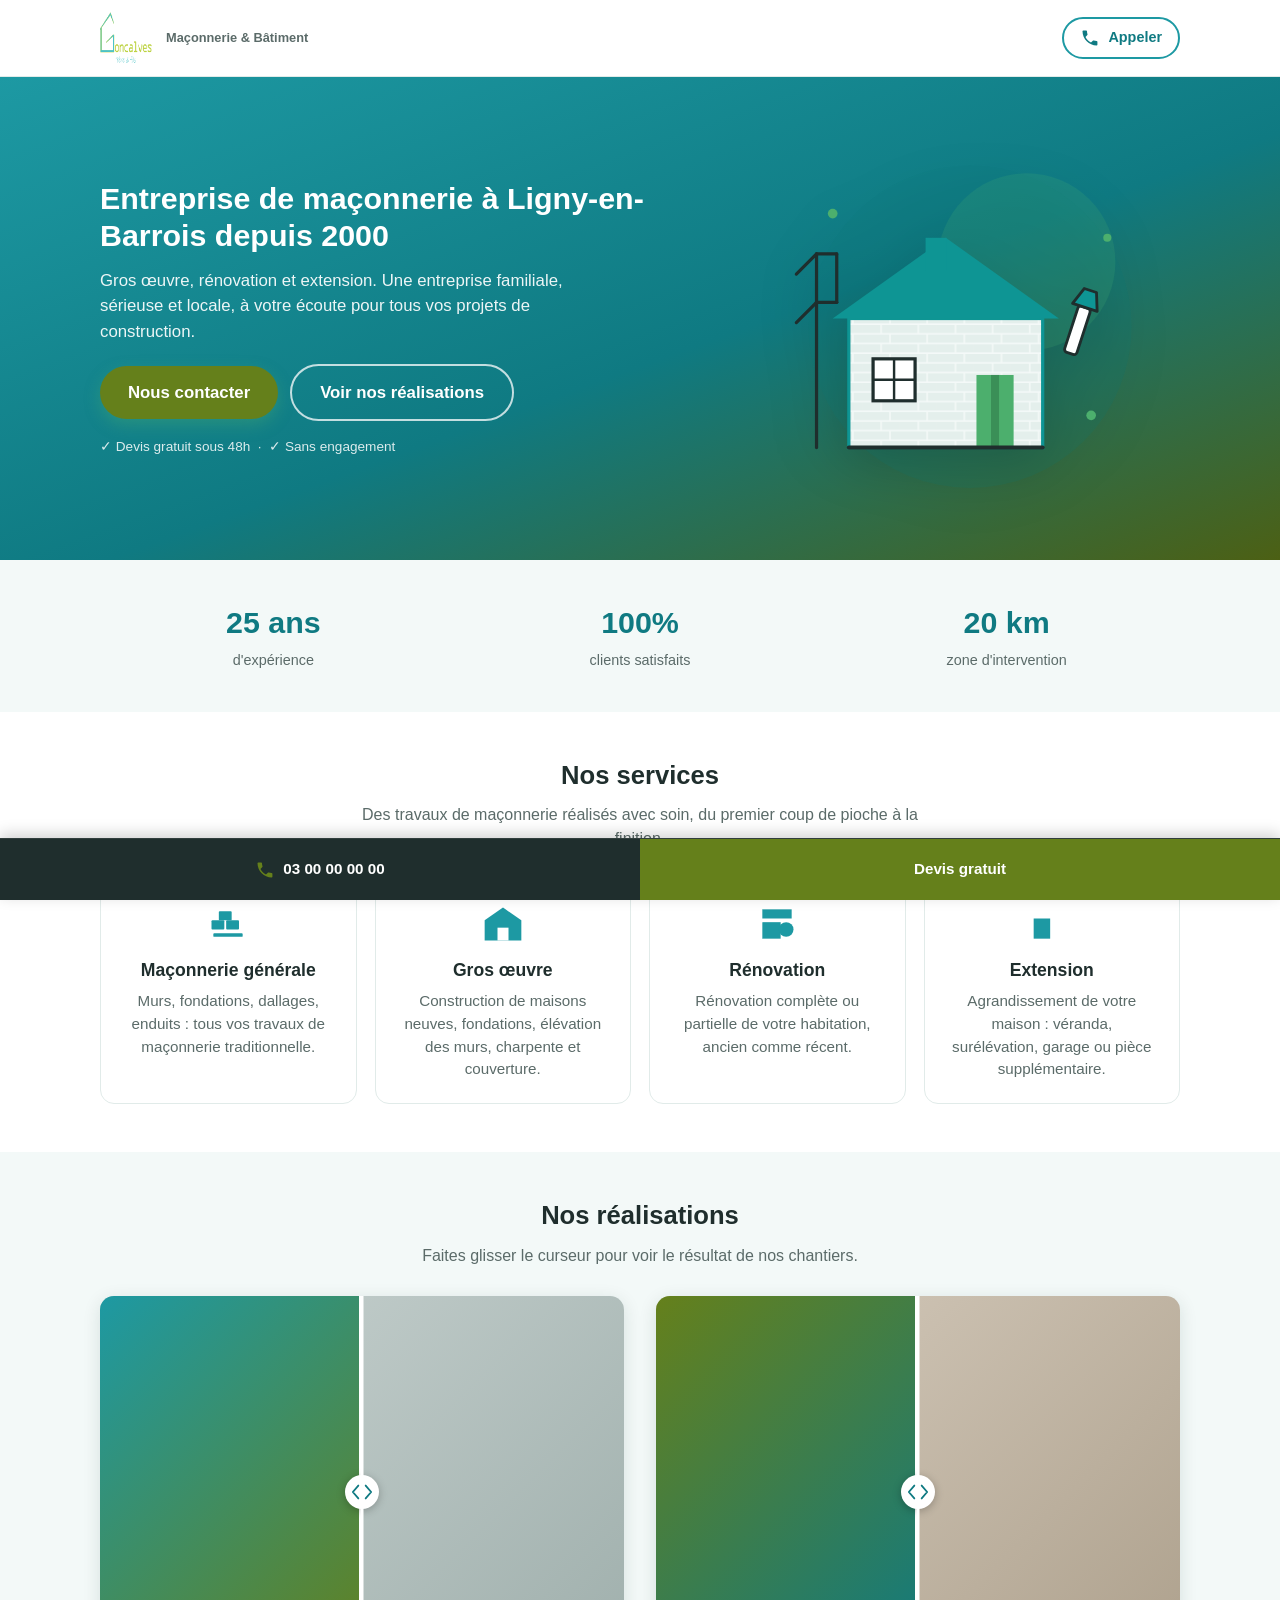
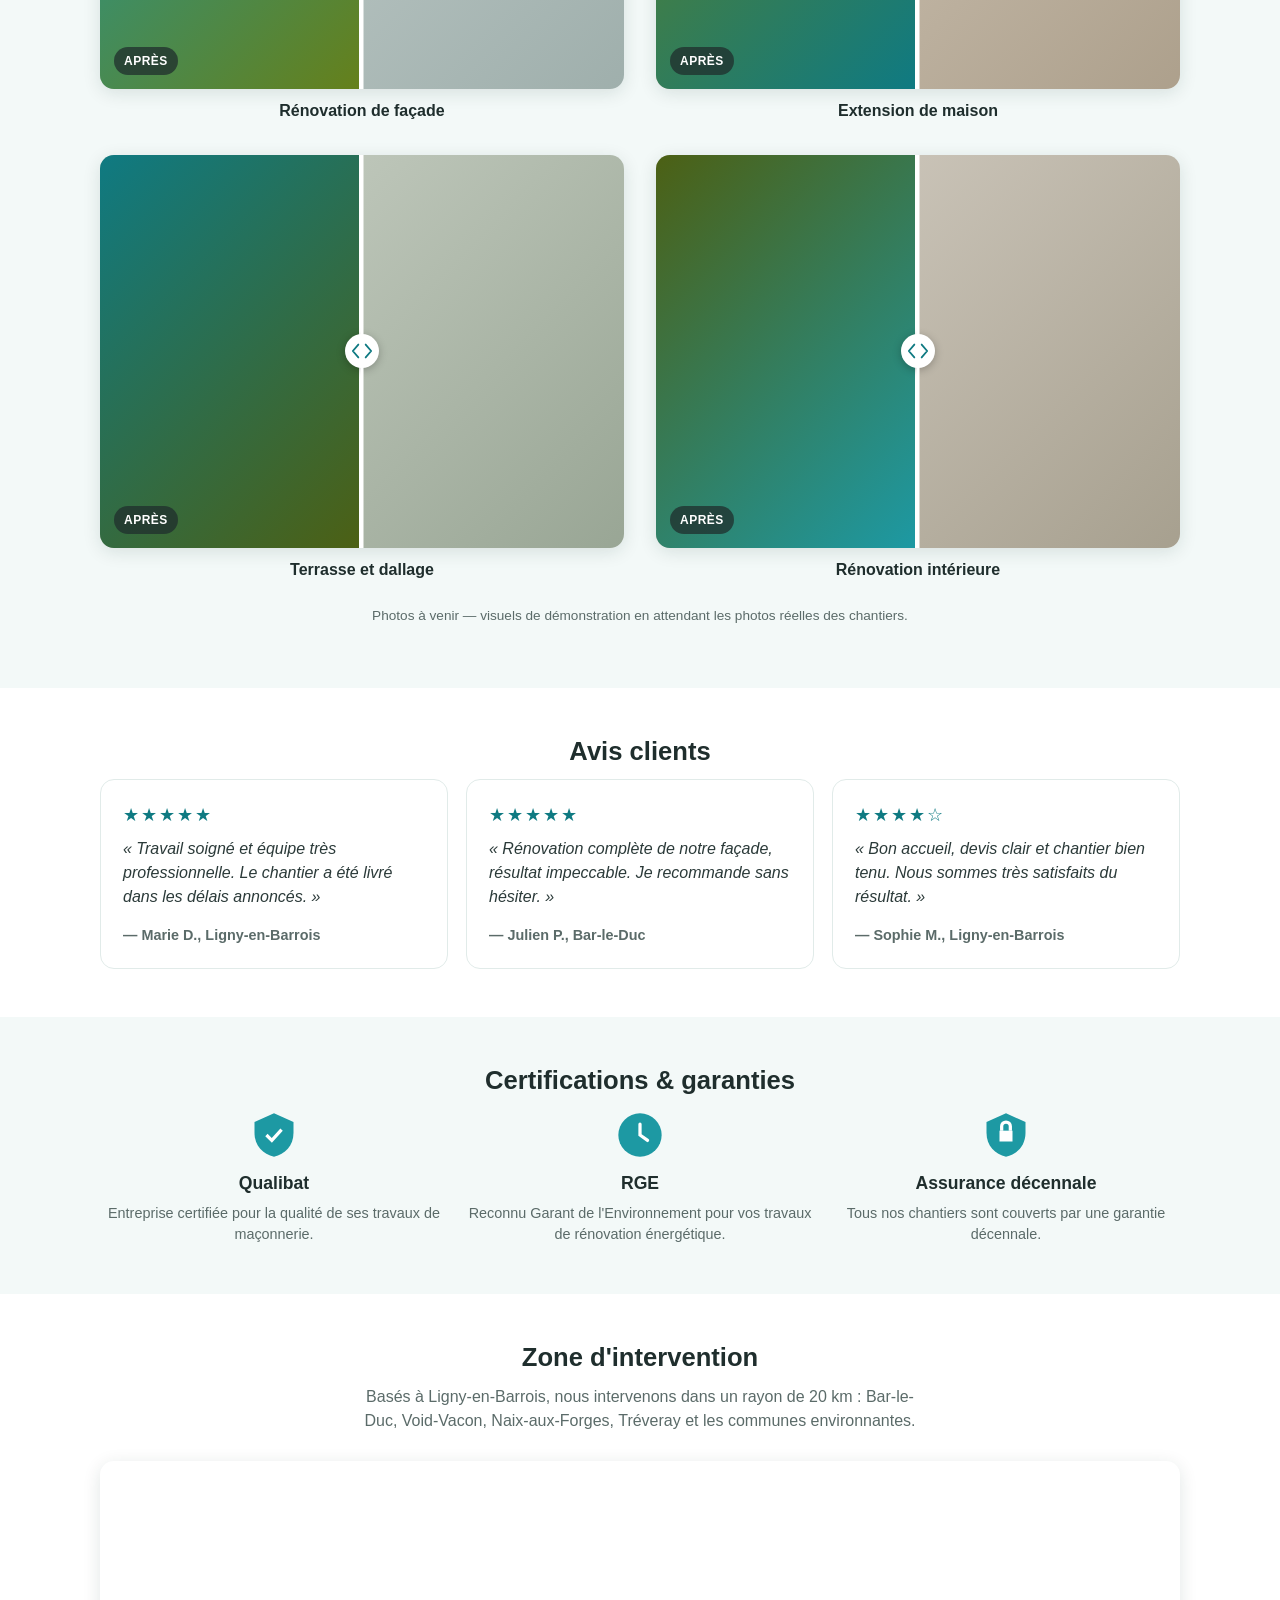
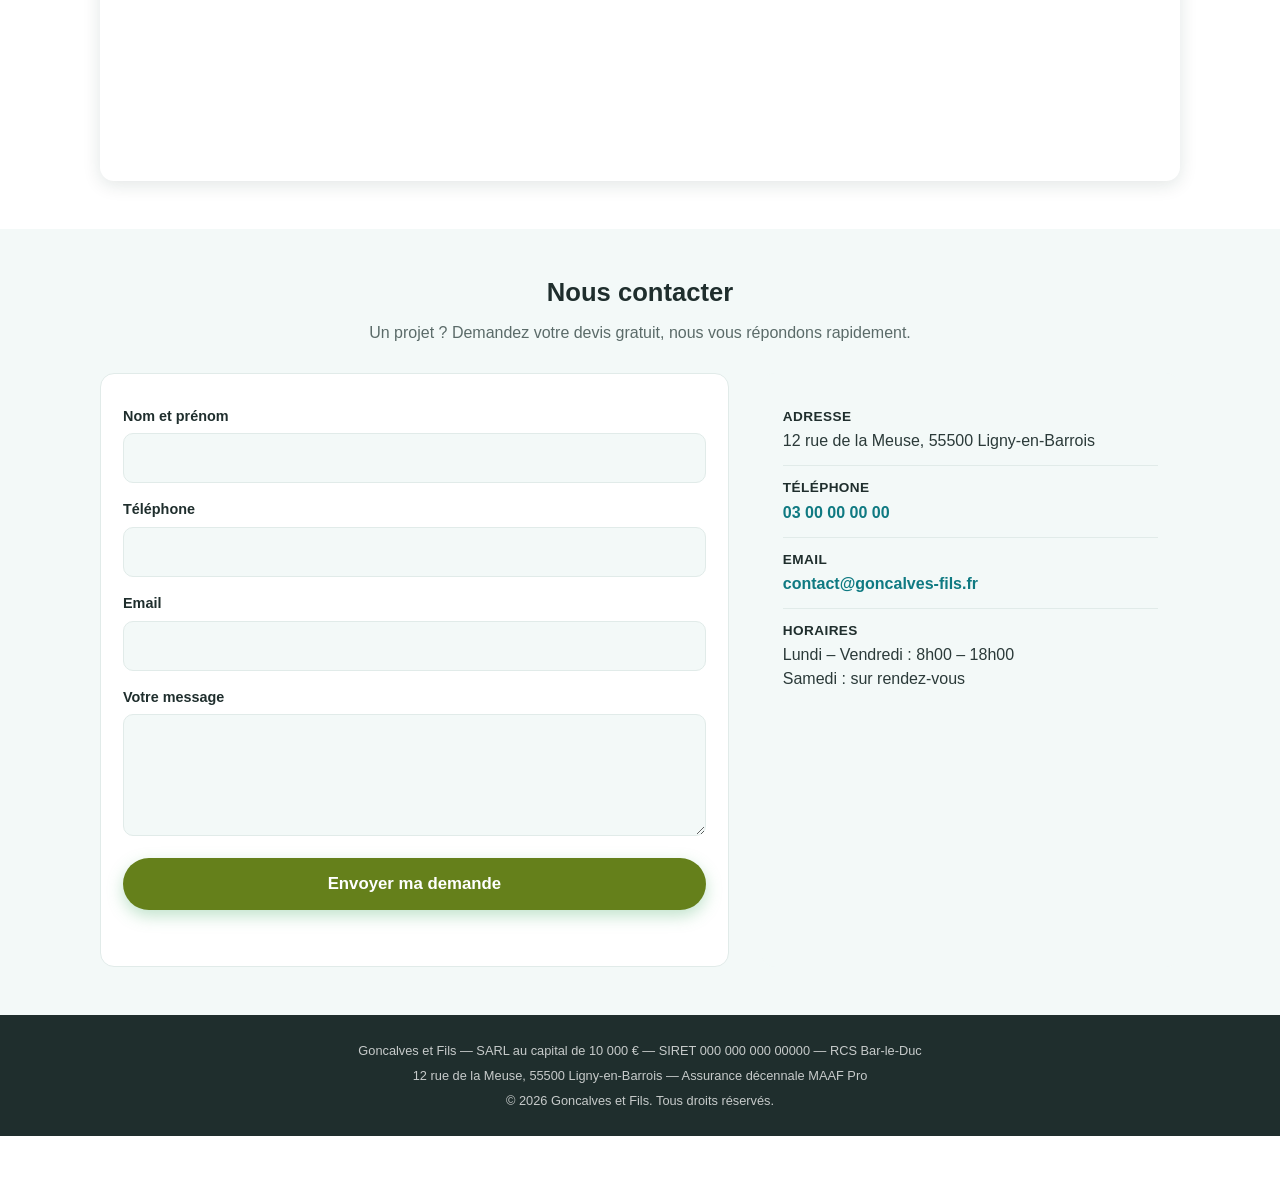
<file: index.html>
<!DOCTYPE html>
<html lang="fr">
<head>
<meta charset="UTF-8">
<meta name="viewport" content="width=device-width, initial-scale=1, viewport-fit=cover">
<title>Maçon Ligny-en-Barrois — Goncalves et Fils</title>
<meta name="description" content="Goncalves et Fils, entreprise de maçonnerie et bâtiment à Ligny-en-Barrois (55500, Meuse) depuis 2000. Gros œuvre, rénovation, extension. Devis gratuit, intervention dans un rayon de 20km.">
<meta name="theme-color" content="#0E9594">
<link rel="icon" type="image/png" href="assets/favicon.png">
<link rel="stylesheet" href="css/style.css">
</head>
<body>

<a class="skip-link" href="#contact">Aller au contact</a>

<!-- HEADER -->
<header class="site-header">
  <div class="container header-inner">
    <div class="brand">
      <img src="assets/logo.png" alt="Goncalves Père et Fils" class="logo" width="60" height="60">
      <span class="brand-tagline">Maçonnerie &amp; Bâtiment</span>
    </div>
    <a href="tel:+33300000000" class="btn btn-ghost header-call" aria-label="Appeler Goncalves et Fils">
      <svg viewBox="0 0 24 24" class="icon" aria-hidden="true"><path d="M6.6 10.8c1.4 2.8 3.8 5.2 6.6 6.6l2.2-2.2c.3-.3.7-.4 1-.2 1.1.4 2.3.6 3.5.6.6 0 1 .4 1 1V20c0 .6-.4 1-1 1C10.9 21 3 13.1 3 3.9c0-.6.4-1 1-1h3.4c.6 0 1 .4 1 1 0 1.2.2 2.4.6 3.5.1.4 0 .8-.2 1L6.6 10.8Z"/></svg>
      <span>Appeler</span>
    </a>
  </div>
</header>

<main>

  <!-- HERO -->
  <section class="hero">
    <div class="container hero-inner">
      <div class="hero-text">
        <h1>Entreprise de maçonnerie à Ligny-en-Barrois depuis 2000</h1>
        <p class="hero-sub">Gros œuvre, rénovation et extension. Une entreprise familiale, sérieuse et locale, à votre écoute pour tous vos projets de construction.</p>
        <div class="hero-actions">
          <a href="#contact" class="btn btn-primary btn-lg">Nous contacter</a>
          <a href="#realisations" class="btn btn-outline btn-lg">Voir nos réalisations</a>
        </div>
        <p class="hero-trust">✓ Devis gratuit sous 48h &nbsp;·&nbsp; ✓ Sans engagement</p>
      </div>
      <div class="hero-visual" aria-hidden="true">
        <img src="assets/hero-illustration.svg" alt="" width="520" height="440" loading="eager">
      </div>
    </div>
  </section>

  <!-- CHIFFRES CLES -->
  <section class="stats">
    <div class="container">
      <ul class="stats-grid">
        <li class="stat-item">
          <span class="stat-number">25 ans</span>
          <span class="stat-label">d'expérience</span>
        </li>
        <li class="stat-item">
          <span class="stat-number">100%</span>
          <span class="stat-label">clients satisfaits</span>
        </li>
        <li class="stat-item">
          <span class="stat-number">20 km</span>
          <span class="stat-label">zone d'intervention</span>
        </li>
      </ul>
    </div>
  </section>

  <!-- SERVICES -->
  <section class="services" id="services">
    <div class="container">
      <h2>Nos services</h2>
      <p class="section-sub">Des travaux de maçonnerie réalisés avec soin, du premier coup de pioche à la finition.</p>
      <div class="services-grid">

        <div class="service-card">
          <svg class="service-icon" viewBox="0 0 48 48" aria-hidden="true"><rect x="6" y="20" width="14" height="10" rx="1"/><rect x="22" y="20" width="14" height="10" rx="1"/><rect x="14" y="10" width="14" height="10" rx="1"/><rect x="8" y="34" width="32" height="4" rx="1"/></svg>
          <h3>Maçonnerie générale</h3>
          <p>Murs, fondations, dallages, enduits : tous vos travaux de maçonnerie traditionnelle.</p>
        </div>

        <div class="service-card">
          <svg class="service-icon" viewBox="0 0 48 48" aria-hidden="true"><path d="M24 6 44 20v22H4V20Z"/><rect x="18" y="28" width="12" height="14" fill="#fff"/></svg>
          <h3>Gros œuvre</h3>
          <p>Construction de maisons neuves, fondations, élévation des murs, charpente et couverture.</p>
        </div>

        <div class="service-card">
          <svg class="service-icon" viewBox="0 0 48 48" aria-hidden="true"><path d="M8 8h32v10H8z"/><path d="M8 22h20v18H8z"/><circle cx="34" cy="30" r="8"/></svg>
          <h3>Rénovation</h3>
          <p>Rénovation complète ou partielle de votre habitation, ancien comme récent.</p>
        </div>

        <div class="service-card">
          <svg class="service-icon" viewBox="0 0 48 48" aria-hidden="true"><rect x="4" y="18" width="18" height="22"/><rect x="24" y="8" width="20" height="32" fill="#fff" stroke-width="3"/></svg>
          <h3>Extension</h3>
          <p>Agrandissement de votre maison : véranda, surélévation, garage ou pièce supplémentaire.</p>
        </div>

      </div>
    </div>
  </section>

  <!-- REALISATIONS AVANT/APRES -->
  <section class="projects" id="realisations">
    <div class="container">
      <h2>Nos réalisations</h2>
      <p class="section-sub">Faites glisser le curseur pour voir le résultat de nos chantiers.</p>

      <div class="projects-grid">

        <figure class="ba-slider" data-ba>
          <div class="ba-frame">
            <div class="ba-img ba-before">
              <span class="ba-tag">Avant</span>
            </div>
            <div class="ba-img ba-after">
              <span class="ba-tag ba-tag-after">Après</span>
            </div>
            <input type="range" min="0" max="100" value="50" class="ba-range" aria-label="Faites glisser pour comparer avant et après - Rénovation de façade">
            <div class="ba-handle" aria-hidden="true">
              <svg viewBox="0 0 24 24" class="ba-handle-icon"><path d="M8 5l-6 7 6 7M16 5l6 7-6 7"/></svg>
            </div>
          </div>
          <figcaption>Rénovation de façade</figcaption>
        </figure>

        <figure class="ba-slider" data-ba>
          <div class="ba-frame">
            <div class="ba-img ba-before ba-theme-2">
              <span class="ba-tag">Avant</span>
            </div>
            <div class="ba-img ba-after ba-theme-2">
              <span class="ba-tag ba-tag-after">Après</span>
            </div>
            <input type="range" min="0" max="100" value="50" class="ba-range" aria-label="Faites glisser pour comparer avant et après - Extension de maison">
            <div class="ba-handle" aria-hidden="true">
              <svg viewBox="0 0 24 24" class="ba-handle-icon"><path d="M8 5l-6 7 6 7M16 5l6 7-6 7"/></svg>
            </div>
          </div>
          <figcaption>Extension de maison</figcaption>
        </figure>

        <figure class="ba-slider" data-ba>
          <div class="ba-frame">
            <div class="ba-img ba-before ba-theme-3">
              <span class="ba-tag">Avant</span>
            </div>
            <div class="ba-img ba-after ba-theme-3">
              <span class="ba-tag ba-tag-after">Après</span>
            </div>
            <input type="range" min="0" max="100" value="50" class="ba-range" aria-label="Faites glisser pour comparer avant et après - Terrasse et dallage">
            <div class="ba-handle" aria-hidden="true">
              <svg viewBox="0 0 24 24" class="ba-handle-icon"><path d="M8 5l-6 7 6 7M16 5l6 7-6 7"/></svg>
            </div>
          </div>
          <figcaption>Terrasse et dallage</figcaption>
        </figure>

        <figure class="ba-slider" data-ba>
          <div class="ba-frame">
            <div class="ba-img ba-before ba-theme-4">
              <span class="ba-tag">Avant</span>
            </div>
            <div class="ba-img ba-after ba-theme-4">
              <span class="ba-tag ba-tag-after">Après</span>
            </div>
            <input type="range" min="0" max="100" value="50" class="ba-range" aria-label="Faites glisser pour comparer avant et après - Rénovation intérieure">
            <div class="ba-handle" aria-hidden="true">
              <svg viewBox="0 0 24 24" class="ba-handle-icon"><path d="M8 5l-6 7 6 7M16 5l6 7-6 7"/></svg>
            </div>
          </div>
          <figcaption>Rénovation intérieure</figcaption>
        </figure>

      </div>
      <p class="ba-note">Photos à venir — visuels de démonstration en attendant les photos réelles des chantiers.</p>
    </div>
  </section>

  <!-- AVIS CLIENTS -->
  <section class="reviews" id="avis">
    <div class="container">
      <h2>Avis clients</h2>
      <div class="reviews-grid">

        <blockquote class="review-card">
          <div class="stars" aria-label="5 étoiles sur 5">★★★★★</div>
          <p>« Travail soigné et équipe très professionnelle. Le chantier a été livré dans les délais annoncés. »</p>
          <cite>— Marie D., Ligny-en-Barrois</cite>
        </blockquote>

        <blockquote class="review-card">
          <div class="stars" aria-label="5 étoiles sur 5">★★★★★</div>
          <p>« Rénovation complète de notre façade, résultat impeccable. Je recommande sans hésiter. »</p>
          <cite>— Julien P., Bar-le-Duc</cite>
        </blockquote>

        <blockquote class="review-card">
          <div class="stars" aria-label="4 étoiles sur 5">★★★★☆</div>
          <p>« Bon accueil, devis clair et chantier bien tenu. Nous sommes très satisfaits du résultat. »</p>
          <cite>— Sophie M., Ligny-en-Barrois</cite>
        </blockquote>

      </div>
    </div>
  </section>

  <!-- CERTIFICATIONS -->
  <section class="certifications">
    <div class="container">
      <h2>Certifications &amp; garanties</h2>
      <div class="cert-grid">
        <div class="cert-item">
          <svg class="cert-icon" viewBox="0 0 48 48" aria-hidden="true"><path d="M24 4 42 12v10c0 12-8 20-18 22C14 42 6 34 6 22V12Z"/><path d="M17 24l5 5 9-10" fill="none" stroke="#fff" stroke-width="3"/></svg>
          <h3>Qualibat</h3>
          <p>Entreprise certifiée pour la qualité de ses travaux de maçonnerie.</p>
        </div>
        <div class="cert-item">
          <svg class="cert-icon" viewBox="0 0 48 48" aria-hidden="true"><circle cx="24" cy="24" r="20"/><path d="M24 14v10l7 5" fill="none" stroke="#fff" stroke-width="3" stroke-linecap="round"/></svg>
          <h3>RGE</h3>
          <p>Reconnu Garant de l'Environnement pour vos travaux de rénovation énergétique.</p>
        </div>
        <div class="cert-item">
          <svg class="cert-icon" viewBox="0 0 48 48" aria-hidden="true"><path d="M24 4 42 12v10c0 12-8 20-18 22C14 42 6 34 6 22V12Z"/><rect x="18" y="20" width="12" height="10" fill="#fff"/><path d="M20 20v-4a4 4 0 0 1 8 0v4" fill="none" stroke="#fff" stroke-width="3"/></svg>
          <h3>Assurance décennale</h3>
          <p>Tous nos chantiers sont couverts par une garantie décennale.</p>
        </div>
      </div>
    </div>
  </section>

  <!-- ZONE D'INTERVENTION -->
  <section class="zone">
    <div class="container">
      <h2>Zone d'intervention</h2>
      <p class="section-sub">Basés à Ligny-en-Barrois, nous intervenons dans un rayon de 20 km : Bar-le-Duc, Void-Vacon, Naix-aux-Forges, Tréveray et les communes environnantes.</p>
      <div class="map-wrap">
        <iframe
          title="Carte Goncalves et Fils - Ligny-en-Barrois"
          src="https://www.google.com/maps?q=Ligny-en-Barrois,55500&z=11&output=embed"
          loading="lazy"
          referrerpolicy="no-referrer-when-downgrade"
          allowfullscreen>
        </iframe>
      </div>
    </div>
  </section>

  <!-- CONTACT -->
  <section class="contact" id="contact">
    <div class="container">
      <h2>Nous contacter</h2>
      <p class="section-sub">Un projet ? Demandez votre devis gratuit, nous vous répondons rapidement.</p>

      <div class="contact-grid">

        <form class="contact-form" id="contact-form" novalidate>
          <label for="name">Nom et prénom</label>
          <input type="text" id="name" name="name" autocomplete="name" required>

          <label for="phone">Téléphone</label>
          <input type="tel" id="phone" name="phone" autocomplete="tel" required>

          <label for="email">Email</label>
          <input type="email" id="email" name="email" autocomplete="email" required>

          <label for="message">Votre message</label>
          <textarea id="message" name="message" rows="4" required></textarea>

          <button type="submit" class="btn btn-primary btn-lg btn-block">Envoyer ma demande</button>
          <p class="form-note" id="form-note" role="status" aria-live="polite"></p>
        </form>

        <div class="contact-info">
          <ul>
            <li>
              <strong>Adresse</strong>
              <span>12 rue de la Meuse, 55500 Ligny-en-Barrois</span>
            </li>
            <li>
              <strong>Téléphone</strong>
              <a href="tel:+33300000000">03 00 00 00 00</a>
            </li>
            <li>
              <strong>Email</strong>
              <a href="mailto:contact@goncalves-fils.fr">contact@goncalves-fils.fr</a>
            </li>
            <li>
              <strong>Horaires</strong>
              <span>Lundi – Vendredi : 8h00 – 18h00<br>Samedi : sur rendez-vous</span>
            </li>
          </ul>
        </div>

      </div>
    </div>
  </section>

</main>

<!-- FOOTER -->
<footer class="site-footer">
  <div class="container">
    <p>Goncalves et Fils — SARL au capital de 10 000 € — SIRET 000 000 000 00000 — RCS Bar-le-Duc</p>
    <p>12 rue de la Meuse, 55500 Ligny-en-Barrois — Assurance décennale MAAF Pro</p>
    <p>&copy; <span id="year"></span> Goncalves et Fils. Tous droits réservés.</p>
  </div>
</footer>

<!-- BARRE DE CONTACT FIXE -->
<div class="fixed-bar" role="complementary" aria-label="Contact rapide">
  <a href="tel:+33300000000" class="fixed-bar-call">
    <svg viewBox="0 0 24 24" class="icon" aria-hidden="true"><path d="M6.6 10.8c1.4 2.8 3.8 5.2 6.6 6.6l2.2-2.2c.3-.3.7-.4 1-.2 1.1.4 2.3.6 3.5.6.6 0 1 .4 1 1V20c0 .6-.4 1-1 1C10.9 21 3 13.1 3 3.9c0-.6.4-1 1-1h3.4c.6 0 1 .4 1 1 0 1.2.2 2.4.6 3.5.1.4 0 .8-.2 1L6.6 10.8Z"/></svg>
    <span>03 00 00 00 00</span>
  </a>
  <a href="#contact" class="fixed-bar-quote">Devis gratuit</a>
</div>

<!-- RETOUR EN HAUT -->
<button type="button" id="back-to-top" class="back-to-top" aria-label="Retour en haut de la page">
  <svg viewBox="0 0 24 24" aria-hidden="true"><path d="M12 5l-7 7h4v7h6v-7h4z"/></svg>
</button>

<script src="js/main.js"></script>
</body>
</html>
</file>
<file: css/style.css>
/* =========================================================
   Goncalves et Fils — style.css
   Mobile-first. Palette : turquoise + vert (issus du logo).
   ========================================================= */

:root {
  --turquoise: #1D99A3;
  --turquoise-dark: #0F7A82;
  --green: #65801B;
  --green-dark: #4C6014;
  --dark: #1F2E2D;
  --text: #2B3A39;
  --muted: #5B6B69;
  --bg: #FFFFFF;
  --bg-alt: #F3F9F8;
  --border: #E1EBE9;
  --radius: 14px;
  --fixed-bar-height: 62px;
  --container-width: 1120px;
  --font: -apple-system, BlinkMacSystemFont, "Segoe UI", Roboto, Helvetica, Arial, sans-serif;
}

* { box-sizing: border-box; }

html {
  scroll-behavior: smooth;
  -webkit-text-size-adjust: 100%;
}

body {
  margin: 0;
  font-family: var(--font);
  color: var(--text);
  background: var(--bg);
  line-height: 1.5;
  font-size: 16px;
  /* laisse toujours de la place pour la barre de contact fixe */
  padding-bottom: calc(var(--fixed-bar-height) + env(safe-area-inset-bottom));
}

img, svg { max-width: 100%; display: block; }

a { color: inherit; }

h1, h2, h3 { line-height: 1.2; margin: 0 0 0.5em; color: var(--dark); }
h1 { font-size: 1.9rem; }
h2 { font-size: 1.6rem; text-align: center; }
h3 { font-size: 1.1rem; }
p { margin: 0 0 1em; }

.container {
  max-width: var(--container-width);
  margin: 0 auto;
  padding: 0 20px;
}

.skip-link {
  position: absolute;
  left: -999px;
  top: 0;
  background: var(--dark);
  color: #fff;
  padding: 10px 16px;
  z-index: 999;
}
.skip-link:focus { left: 10px; top: 10px; }

section { padding: 48px 0; }
section:nth-of-type(even) { background: var(--bg-alt); }

.section-sub {
  text-align: center;
  color: var(--muted);
  max-width: 560px;
  margin: 0 auto 28px;
}

/* -----------------------------
   Boutons
------------------------------ */
.btn {
  display: inline-flex;
  align-items: center;
  justify-content: center;
  gap: 8px;
  min-height: 48px;
  padding: 12px 22px;
  border-radius: 999px;
  border: none;
  font-size: 1rem;
  font-weight: 600;
  text-decoration: none;
  cursor: pointer;
  transition: transform 0.15s ease, box-shadow 0.15s ease, background 0.15s ease;
}
.btn:active { transform: scale(0.97); }

.btn-primary {
  background: var(--green);
  color: #fff;
  box-shadow: 0 6px 16px rgba(76, 175, 109, 0.35);
}
.btn-primary:hover { background: var(--green-dark); }

.btn-ghost {
  background: transparent;
  border: 2px solid var(--turquoise);
  color: var(--turquoise-dark);
  min-height: 40px;
  padding: 8px 16px;
  font-size: 0.9rem;
}

.btn-lg { min-height: 52px; padding: 14px 28px; font-size: 1.05rem; }
.btn-block { width: 100%; }

.icon { width: 20px; height: 20px; fill: currentColor; flex-shrink: 0; }

/* -----------------------------
   Header
------------------------------ */
.site-header {
  background: #fff;
  border-bottom: 1px solid var(--border);
  position: sticky;
  top: 0;
  z-index: 50;
}
.header-inner {
  display: flex;
  align-items: center;
  justify-content: space-between;
  gap: 12px;
  padding-top: 10px;
  padding-bottom: 10px;
}
.brand {
  display: flex;
  align-items: center;
  gap: 10px;
  min-width: 0;
  text-decoration: none;
}
.logo { width: 56px; height: 56px; flex-shrink: 0; }
.brand-tagline {
  display: none;
  font-size: 0.8rem;
  font-weight: 600;
  color: var(--muted);
  white-space: nowrap;
}

@media (min-width: 420px) {
  .brand-tagline { display: inline; }
}
.header-call span { display: none; }

@media (min-width: 480px) {
  .header-call span { display: inline; }
}

/* -----------------------------
   Hero
------------------------------ */
.hero {
  background: linear-gradient(160deg, var(--turquoise) 0%, var(--turquoise-dark) 55%, var(--green-dark) 100%);
  color: #fff;
  padding: 44px 0 40px;
  overflow: hidden;
}
.hero-inner {
  display: flex;
  flex-direction: column;
  align-items: center;
  text-align: center;
  gap: 28px;
}
.hero h1 { color: #fff; }
.hero-sub {
  color: rgba(255,255,255,0.92);
  max-width: 520px;
  margin: 0 auto 20px;
  font-size: 1.05rem;
}
.hero-actions {
  display: flex;
  flex-direction: column;
  gap: 12px;
  align-items: center;
}
.btn-outline {
  background: transparent;
  border: 2px solid rgba(255,255,255,0.75);
  color: #fff;
}
.btn-outline:hover { background: rgba(255,255,255,0.12); }
.hero-trust {
  margin: 16px 0 0;
  font-size: 0.85rem;
  color: rgba(255,255,255,0.85);
}
.hero-visual {
  width: 100%;
  max-width: 340px;
}
.hero-visual img {
  width: 100%;
  height: auto;
  filter: drop-shadow(0 12px 24px rgba(0,0,0,0.18));
}

@media (min-width: 800px) {
  .hero { padding: 64px 0; }
  .hero-inner {
    flex-direction: row;
    text-align: left;
    align-items: center;
    justify-content: space-between;
    gap: 40px;
  }
  .hero-text { flex: 1 1 480px; }
  .hero-sub { margin: 0 0 20px; }
  .hero-actions { flex-direction: row; align-items: center; }
  .hero-trust { text-align: left; }
  .hero-visual { flex: 1 1 380px; max-width: 420px; }
}

/* -----------------------------
   Chiffres clés
------------------------------ */
.stats { padding: 40px 0; }
.stats-grid {
  list-style: none;
  margin: 0;
  padding: 0;
  display: grid;
  grid-template-columns: repeat(3, 1fr);
  gap: 12px;
  text-align: center;
}
.stat-item { display: flex; flex-direction: column; gap: 4px; }
.stat-number {
  font-size: 1.6rem;
  font-weight: 800;
  color: var(--turquoise-dark);
}
.stat-label { color: var(--muted); font-size: 0.85rem; }

@media (min-width: 480px) {
  .stat-number { font-size: 1.9rem; }
  .stat-label { font-size: 0.9rem; }
  .stats-grid { gap: 20px; }
}

/* -----------------------------
   Services
------------------------------ */
.services-grid {
  display: grid;
  grid-template-columns: 1fr;
  gap: 18px;
}
.service-card {
  background: #fff;
  border: 1px solid var(--border);
  border-radius: var(--radius);
  padding: 22px;
  text-align: center;
}
.service-icon {
  width: 44px;
  height: 44px;
  margin: 0 auto 14px;
  fill: var(--turquoise);
}
.service-card p { color: var(--muted); margin-bottom: 0; font-size: 0.95rem; }

@media (min-width: 640px) {
  .services-grid { grid-template-columns: repeat(2, 1fr); }
}
@media (min-width: 960px) {
  .services-grid { grid-template-columns: repeat(4, 1fr); }
}

/* -----------------------------
   Réalisations avant / après
------------------------------ */
.projects-grid {
  display: grid;
  grid-template-columns: 1fr;
  gap: 32px;
}
@media (min-width: 640px) {
  .projects-grid { grid-template-columns: repeat(2, 1fr); }
}

.ba-slider { margin: 0; }
.ba-frame {
  position: relative;
  width: 100%;
  aspect-ratio: 4 / 3;
  border-radius: var(--radius);
  overflow: hidden;
  touch-action: pan-y;
  box-shadow: 0 4px 18px rgba(15, 46, 45, 0.12);
}
.ba-img {
  position: absolute;
  inset: 0;
  display: flex;
  align-items: flex-end;
  justify-content: flex-start;
  padding: 14px;
}
.ba-before {
  background: linear-gradient(135deg, #C9D3D1 0%, #9FAFAC 100%);
}
.ba-after {
  background: linear-gradient(135deg, var(--turquoise) 0%, var(--green) 100%);
  width: 50%;
  border-right: 3px solid #fff;
}
.ba-theme-2.ba-before { background: linear-gradient(135deg, #D7CDBF 0%, #ADA08C 100%); }
.ba-theme-2.ba-after { background: linear-gradient(135deg, var(--green) 0%, var(--turquoise-dark) 100%); }
.ba-theme-3.ba-before { background: linear-gradient(135deg, #CBD2C7 0%, #99A695 100%); }
.ba-theme-3.ba-after { background: linear-gradient(135deg, var(--turquoise-dark) 0%, var(--green-dark) 100%); }
.ba-theme-4.ba-before { background: linear-gradient(135deg, #D6D0C6 0%, #A7A08F 100%); }
.ba-theme-4.ba-after { background: linear-gradient(135deg, var(--green-dark) 0%, var(--turquoise) 100%); }

.ba-tag {
  background: rgba(31, 46, 45, 0.75);
  color: #fff;
  font-size: 0.75rem;
  font-weight: 700;
  letter-spacing: 0.04em;
  text-transform: uppercase;
  padding: 5px 10px;
  border-radius: 999px;
}

.ba-range {
  position: absolute;
  inset: 0;
  width: 100%;
  height: 100%;
  margin: 0;
  opacity: 0;
  cursor: ew-resize;
  -webkit-appearance: none;
  appearance: none;
}

.ba-handle {
  position: absolute;
  top: 0;
  bottom: 0;
  left: 50%;
  width: 44px;
  margin-left: -22px;
  display: flex;
  align-items: center;
  justify-content: center;
  pointer-events: none;
}
.ba-handle::before {
  content: "";
  position: absolute;
  top: 0;
  bottom: 0;
  left: 50%;
  width: 3px;
  background: #fff;
  transform: translateX(-50%);
}
.ba-handle-icon {
  width: 34px;
  height: 34px;
  background: #fff;
  border-radius: 50%;
  fill: none;
  stroke: var(--turquoise-dark);
  stroke-width: 2;
  stroke-linecap: round;
  stroke-linejoin: round;
  box-shadow: 0 2px 8px rgba(0,0,0,0.25);
  padding: 6px;
}

.ba-slider figcaption {
  text-align: center;
  margin-top: 10px;
  font-weight: 600;
  color: var(--dark);
}

.ba-note {
  text-align: center;
  color: var(--muted);
  font-size: 0.85rem;
  margin-top: 24px;
}

/* -----------------------------
   Avis clients
------------------------------ */
.reviews-grid {
  display: grid;
  grid-template-columns: 1fr;
  gap: 18px;
}
@media (min-width: 640px) {
  .reviews-grid { grid-template-columns: repeat(3, 1fr); }
}
.review-card {
  background: #fff;
  border: 1px solid var(--border);
  border-radius: var(--radius);
  padding: 22px;
  margin: 0;
}
.stars { color: var(--turquoise-dark); font-size: 1.1rem; letter-spacing: 2px; margin-bottom: 8px; }
.review-card p { font-style: italic; color: var(--text); }
.review-card cite {
  display: block;
  font-style: normal;
  font-weight: 600;
  color: var(--muted);
  font-size: 0.9rem;
}

/* -----------------------------
   Certifications
------------------------------ */
.cert-grid {
  display: grid;
  grid-template-columns: 1fr;
  gap: 18px;
}
@media (min-width: 640px) {
  .cert-grid { grid-template-columns: repeat(3, 1fr); }
}
.cert-item { text-align: center; }
.cert-icon {
  width: 52px;
  height: 52px;
  margin: 0 auto 12px;
  fill: var(--turquoise);
}
.cert-item p { color: var(--muted); font-size: 0.9rem; margin-bottom: 0; }

/* -----------------------------
   Zone d'intervention
------------------------------ */
.map-wrap {
  border-radius: var(--radius);
  overflow: hidden;
  box-shadow: 0 4px 18px rgba(15, 46, 45, 0.12);
}
.map-wrap iframe {
  width: 100%;
  height: 320px;
  border: 0;
  display: block;
}

/* -----------------------------
   Contact
------------------------------ */
.contact-grid {
  display: grid;
  grid-template-columns: 1fr;
  gap: 32px;
}
@media (min-width: 800px) {
  .contact-grid { grid-template-columns: 3fr 2fr; }
}

.contact-form {
  display: flex;
  flex-direction: column;
  gap: 6px;
  background: #fff;
  border: 1px solid var(--border);
  border-radius: var(--radius);
  padding: 22px;
}
.contact-form label {
  font-weight: 600;
  font-size: 0.9rem;
  margin-top: 10px;
  color: var(--dark);
}
.contact-form input,
.contact-form textarea {
  font: inherit;
  padding: 12px 14px;
  border: 1px solid var(--border);
  border-radius: 10px;
  min-height: 48px;
  width: 100%;
  background: var(--bg-alt);
}
.contact-form textarea { min-height: 110px; resize: vertical; }
.contact-form input:focus,
.contact-form textarea:focus {
  outline: 2px solid var(--turquoise);
  outline-offset: 1px;
}
.contact-form button { margin-top: 16px; }
.form-note {
  min-height: 1.2em;
  font-size: 0.9rem;
  color: var(--green-dark);
  font-weight: 600;
  text-align: center;
  margin: 10px 0 0;
}

.contact-info {
  background: var(--bg-alt);
  border-radius: var(--radius);
  padding: 22px;
}
.contact-info ul { list-style: none; margin: 0; padding: 0; }
.contact-info li {
  display: flex;
  flex-direction: column;
  gap: 2px;
  padding: 12px 0;
  border-bottom: 1px solid var(--border);
}
.contact-info li:last-child { border-bottom: none; }
.contact-info strong { color: var(--dark); font-size: 0.85rem; text-transform: uppercase; letter-spacing: 0.03em; }
.contact-info a { color: var(--turquoise-dark); font-weight: 600; text-decoration: none; }
.contact-info a:hover { text-decoration: underline; }

/* -----------------------------
   Footer
------------------------------ */
.site-footer {
  background: var(--dark);
  color: rgba(255,255,255,0.75);
  padding: 26px 0;
  font-size: 0.8rem;
  text-align: center;
}
.site-footer p { margin: 0 0 6px; }
.site-footer p:last-child { margin-bottom: 0; }
.footer-links { margin-bottom: 14px !important; }
.footer-links a { color: #fff; text-decoration: underline; font-weight: 600; }

/* -----------------------------
   Barre de contact fixe (priorité absolue)
------------------------------ */
.fixed-bar {
  position: fixed;
  left: 0;
  right: 0;
  bottom: 0;
  z-index: 100;
  height: var(--fixed-bar-height);
  display: flex;
  background: var(--dark);
  border-top: 1px solid rgba(255,255,255,0.08);
  padding-bottom: env(safe-area-inset-bottom);
  box-shadow: 0 -4px 14px rgba(0,0,0,0.18);
}
.fixed-bar-call,
.fixed-bar-quote {
  flex: 1;
  display: flex;
  align-items: center;
  justify-content: center;
  gap: 8px;
  text-decoration: none;
  font-weight: 700;
  font-size: 0.95rem;
}
.fixed-bar-call {
  color: #fff;
}
.fixed-bar-call .icon { fill: var(--green); }
.fixed-bar-quote {
  background: var(--green);
  color: #fff;
}

/* -----------------------------
   Animation d'apparition au scroll
------------------------------ */
.reveal {
  opacity: 0;
  transform: translateY(16px);
  transition: opacity 0.5s ease, transform 0.5s ease;
}
.reveal.visible {
  opacity: 1;
  transform: translateY(0);
}
@media (prefers-reduced-motion: reduce) {
  .reveal { opacity: 1; transform: none; transition: none; }
}

/* -----------------------------
   Retour en haut
------------------------------ */
.back-to-top {
  position: fixed;
  right: 14px;
  bottom: calc(var(--fixed-bar-height) + env(safe-area-inset-bottom) + 14px);
  width: 42px;
  height: 42px;
  border-radius: 50%;
  border: none;
  background: rgba(31, 46, 45, 0.85);
  color: #fff;
  display: flex;
  align-items: center;
  justify-content: center;
  cursor: pointer;
  opacity: 0;
  visibility: hidden;
  transform: translateY(10px);
  transition: opacity 0.2s ease, transform 0.2s ease, visibility 0.2s;
  z-index: 90;
}
.back-to-top.visible {
  opacity: 1;
  visibility: visible;
  transform: translateY(0);
}
.back-to-top svg { width: 20px; height: 20px; fill: #fff; }
</file>
